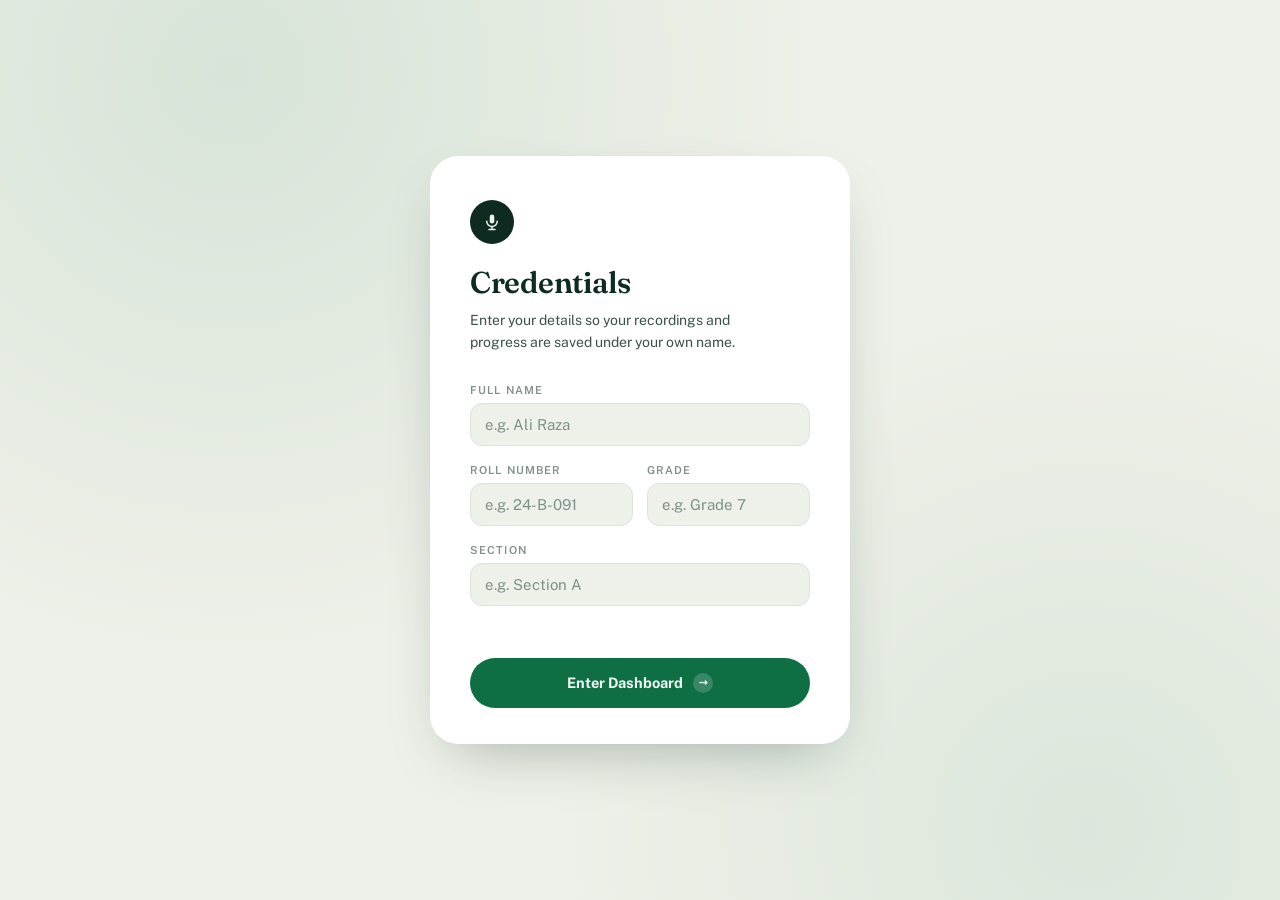
<file: static/index.html>
<!DOCTYPE html>
<html lang="en">
<head>
  <meta charset="utf-8">
  <meta name="viewport" content="width=device-width, initial-scale=1">
  <title>Speaking Coach — Sign In</title>
  <link rel="preconnect" href="https://fonts.googleapis.com">
  <link rel="preconnect" href="https://fonts.gstatic.com" crossorigin>
  <link href="https://fonts.googleapis.com/css2?family=Fraunces:ital,opsz,wght@0,9..144,400;0,9..144,600;1,9..144,500&family=Public+Sans:wght@400;500;600;700&display=swap" rel="stylesheet">
  <style>
    :root {
      --bg: #eef1e9;
      --surface: #ffffff;
      --ink: #0d2b21;
      --ink-soft: #3c5148;
      --muted: #7e9088;
      --accent: #0e6e44;
      --accent-bright: #14a868;
      --line: #dee4da;
      --serif: 'Fraunces', Georgia, serif;
      --sans: 'Public Sans', system-ui, sans-serif;
    }
    * { box-sizing: border-box; }
    html, body { margin: 0; padding: 0; height: 100%; }
    body {
      font-family: var(--sans);
      background: var(--bg);
      color: var(--ink);
      display: grid;
      place-items: center;
      min-height: 100vh;
      background-image: radial-gradient(circle at 18% 8%, color-mix(in srgb, var(--accent) 10%, transparent), transparent 45%),
                         radial-gradient(circle at 85% 92%, color-mix(in srgb, var(--accent) 8%, transparent), transparent 40%);
    }

    .panel {
      width: min(420px, calc(100vw - 48px));
      background: var(--surface);
      border-radius: 28px;
      padding: 44px 40px 36px;
      box-shadow: 0 24px 60px -24px color-mix(in srgb, var(--ink) 35%, transparent);
    }

    .mark {
      width: 44px; height: 44px; border-radius: 50%;
      background: var(--ink); color: var(--bg);
      display: grid; place-items: center;
      margin-bottom: 22px;
    }
    .mark svg { width: 18px; height: 18px; }

    h1 {
      font-family: var(--serif); font-weight: 600; font-size: 30px;
      line-height: 1.15; letter-spacing: -0.01em; margin: 0 0 8px;
    }
    p.lede {
      margin: 0 0 30px; color: var(--ink-soft); font-size: 14px; line-height: 1.6;
      max-width: 34ch;
    }

    form { display: flex; flex-direction: column; gap: 18px; }
    .row { display: grid; grid-template-columns: 1fr 1fr; gap: 14px; }
    .field label {
      display: block; font-size: 11px; letter-spacing: 0.1em; text-transform: uppercase;
      color: var(--muted); font-weight: 600; margin-bottom: 7px;
    }
    .field input {
      width: 100%; padding: 12px 14px; font: inherit; font-size: 15px;
      color: var(--ink); background: var(--bg);
      border: 1.5px solid var(--line); border-radius: 12px;
      outline: none; transition: border-color 150ms ease, background 150ms ease;
    }
    .field input:focus { border-color: var(--accent); background: var(--surface); }
    .field input::placeholder { color: var(--muted); }

    .go {
      margin-top: 6px;
      width: 100%; border: none; cursor: pointer;
      background: var(--accent); color: #f2fbf6;
      font-family: var(--sans); font-weight: 700; font-size: 14.5px;
      padding: 15px; border-radius: 999px;
      display: inline-flex; align-items: center; justify-content: center; gap: 10px;
      transition: background 150ms ease, transform 150ms ease;
    }
    .go:hover { background: var(--accent-bright); transform: translateY(-1px); }
    .go:active { transform: translateY(0); }
    .go .arrow {
      width: 20px; height: 20px; border-radius: 50%;
      background: rgba(255,255,255,0.18);
      display: grid; place-items: center; font-size: 11px;
    }

    .error {
      font-size: 13px; color: #b23b2e; min-height: 16px; margin: -6px 0 0;
    }

    .resume {
      margin-top: 24px; padding-top: 20px; border-top: 1px solid var(--line);
      display: none; align-items: center; justify-content: space-between; gap: 12px;
    }
    .resume.show { display: flex; }
    .resume-info { font-size: 13px; color: var(--ink-soft); line-height: 1.5; }
    .resume-info strong { color: var(--ink); font-family: var(--serif); font-size: 15px; }
    .resume-btn {
      flex: none; background: transparent; border: 1.5px solid var(--line);
      color: var(--ink); font-family: var(--sans); font-size: 12.5px; font-weight: 600;
      padding: 9px 16px; border-radius: 999px; cursor: pointer;
      transition: border-color 150ms ease, color 150ms ease;
    }
    .resume-btn:hover { border-color: var(--accent); color: var(--accent); }
  </style>
</head>
<body>
  <div class="panel">
    <div class="mark">
      <svg viewBox="0 0 24 24" fill="none" xmlns="http://www.w3.org/2000/svg">
        <path d="M12 2a3 3 0 0 0-3 3v6a3 3 0 0 0 6 0V5a3 3 0 0 0-3-3Z" fill="currentColor"/>
        <path d="M6 11a1 1 0 1 0-2 0 8 8 0 0 0 7 7.94V21H8a1 1 0 1 0 0 2h8a1 1 0 1 0 0-2h-3v-2.06A8 8 0 0 0 20 11a1 1 0 1 0-2 0 6 6 0 0 1-12 0Z" fill="currentColor"/>
      </svg>
    </div>
    <h1>Credentials</h1>
    <p class="lede">Enter your details so your recordings and progress are saved under your own name.</p>

    <form id="gateForm" novalidate>
      <div class="field">
        <label for="fName">Full Name</label>
        <input id="fName" placeholder="e.g. Ali Raza" autocomplete="name">
      </div>
      <div class="row">
        <div class="field">
          <label for="fRoll">Roll Number</label>
          <input id="fRoll" placeholder="e.g. 24-B-091">
        </div>
        <div class="field">
          <label for="fGrade">Grade</label>
          <input id="fGrade" placeholder="e.g. Grade 7">
        </div>
      </div>
      <div class="field">
        <label for="fSection">Section</label>
        <input id="fSection" placeholder="e.g. Section A">
      </div>
      <div class="error" id="formError"></div>
      <button class="go" type="submit">
        Enter Dashboard
        <span class="arrow">→</span>
      </button>
    </form>

    <div class="resume" id="resume">
      <div class="resume-info">Signed in earlier as<br><strong id="resumeName"></strong></div>
      <button class="resume-btn" id="resumeBtn">Continue</button>
    </div>
  </div>

  <script>
    const STORAGE_KEY = 'speakingCoachStudent';

    const form = document.getElementById('gateForm');
    const errorEl = document.getElementById('formError');
    const resume = document.getElementById('resume');
    const resumeName = document.getElementById('resumeName');
    const resumeBtn = document.getElementById('resumeBtn');

    let saved = null;
    try { saved = JSON.parse(localStorage.getItem(STORAGE_KEY)); } catch (e) { saved = null; }

    if (saved && saved.name && saved.roll) {
      resume.classList.add('show');
      resumeName.textContent = `${saved.name} · Roll ${saved.roll}`;
      resumeBtn.addEventListener('click', () => { window.location.href = 'dashboard.html'; });
    }

    form.addEventListener('submit', e => {
      e.preventDefault();
      const name = document.getElementById('fName').value.trim();
      const roll = document.getElementById('fRoll').value.trim();
      const grade = document.getElementById('fGrade').value.trim();
      const section = document.getElementById('fSection').value.trim();

      if (!name || !roll || !grade || !section) {
        errorEl.textContent = 'Please fill in every field to continue.';
        return;
      }
      errorEl.textContent = '';

      localStorage.setItem(STORAGE_KEY, JSON.stringify({ name, roll, grade, section }));
      window.location.href = 'dashboard.html';
    });
  </script>
</body>
</html>
</file>
